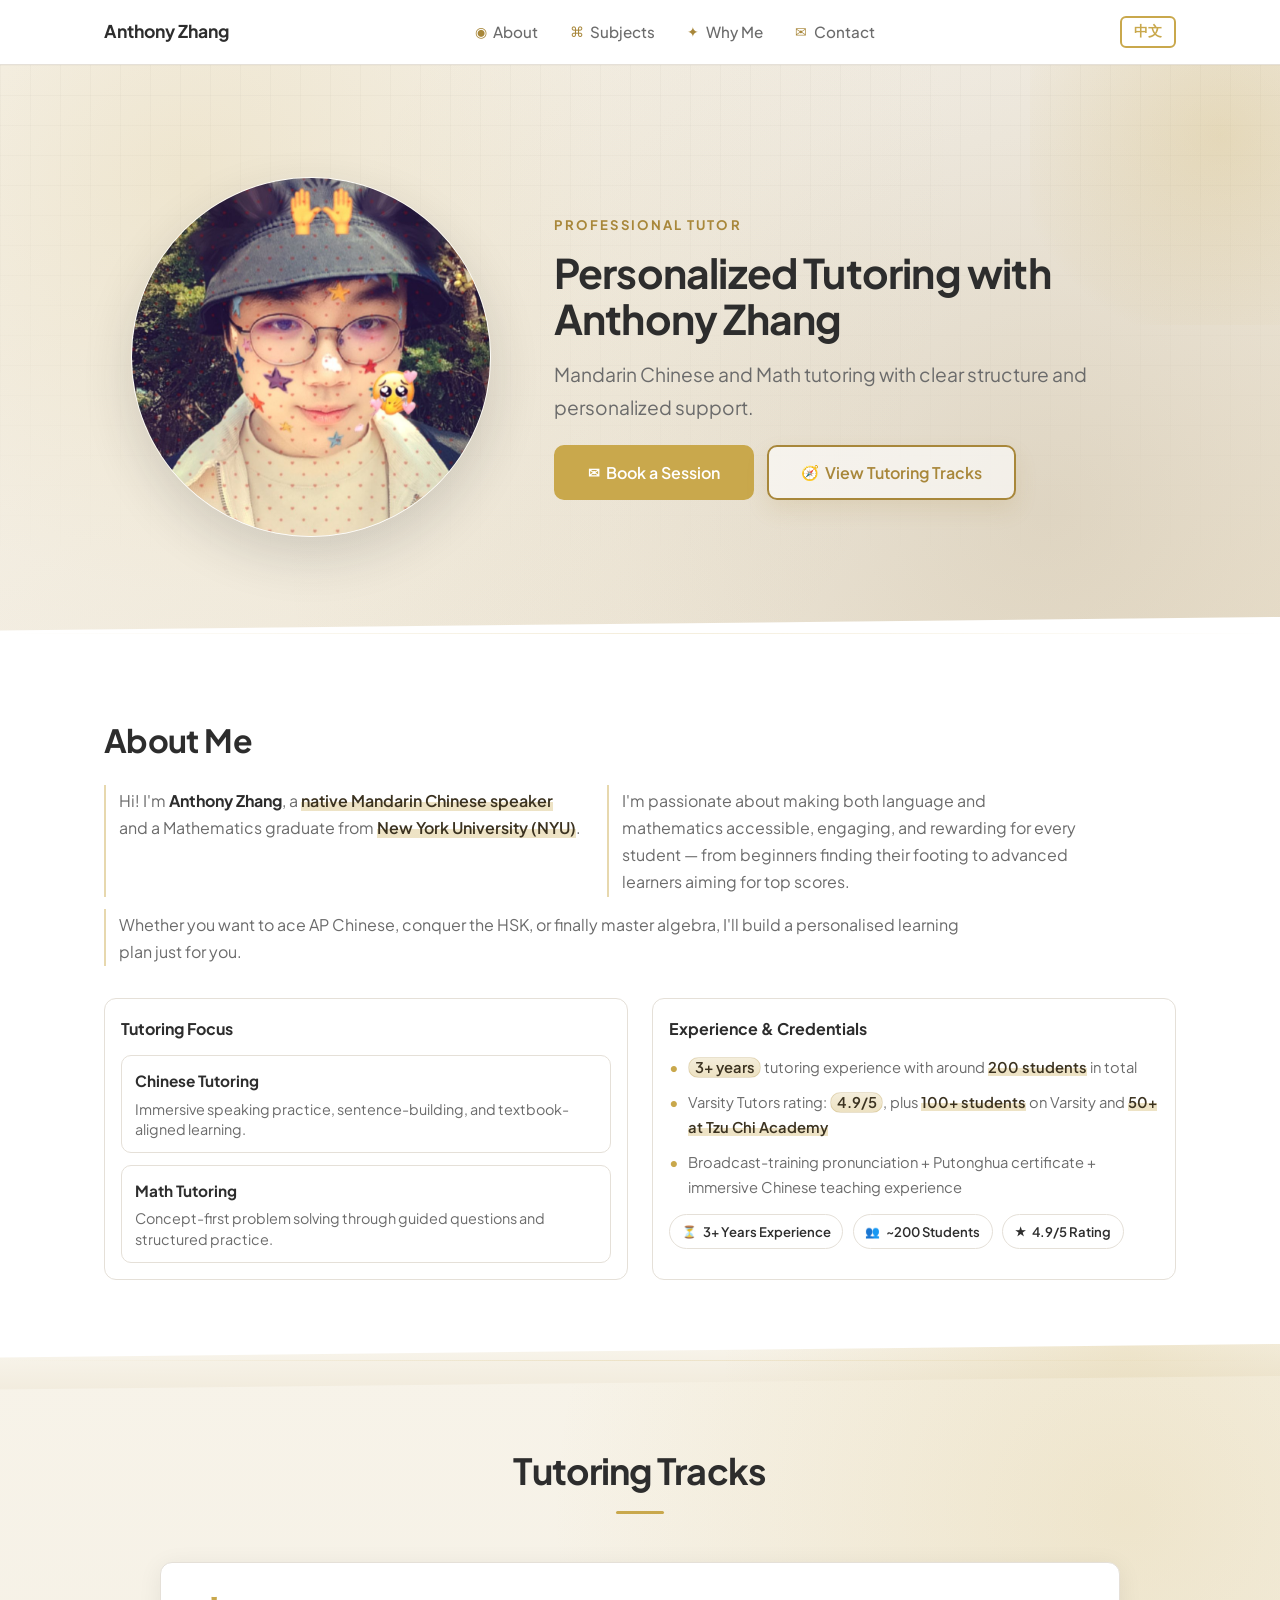
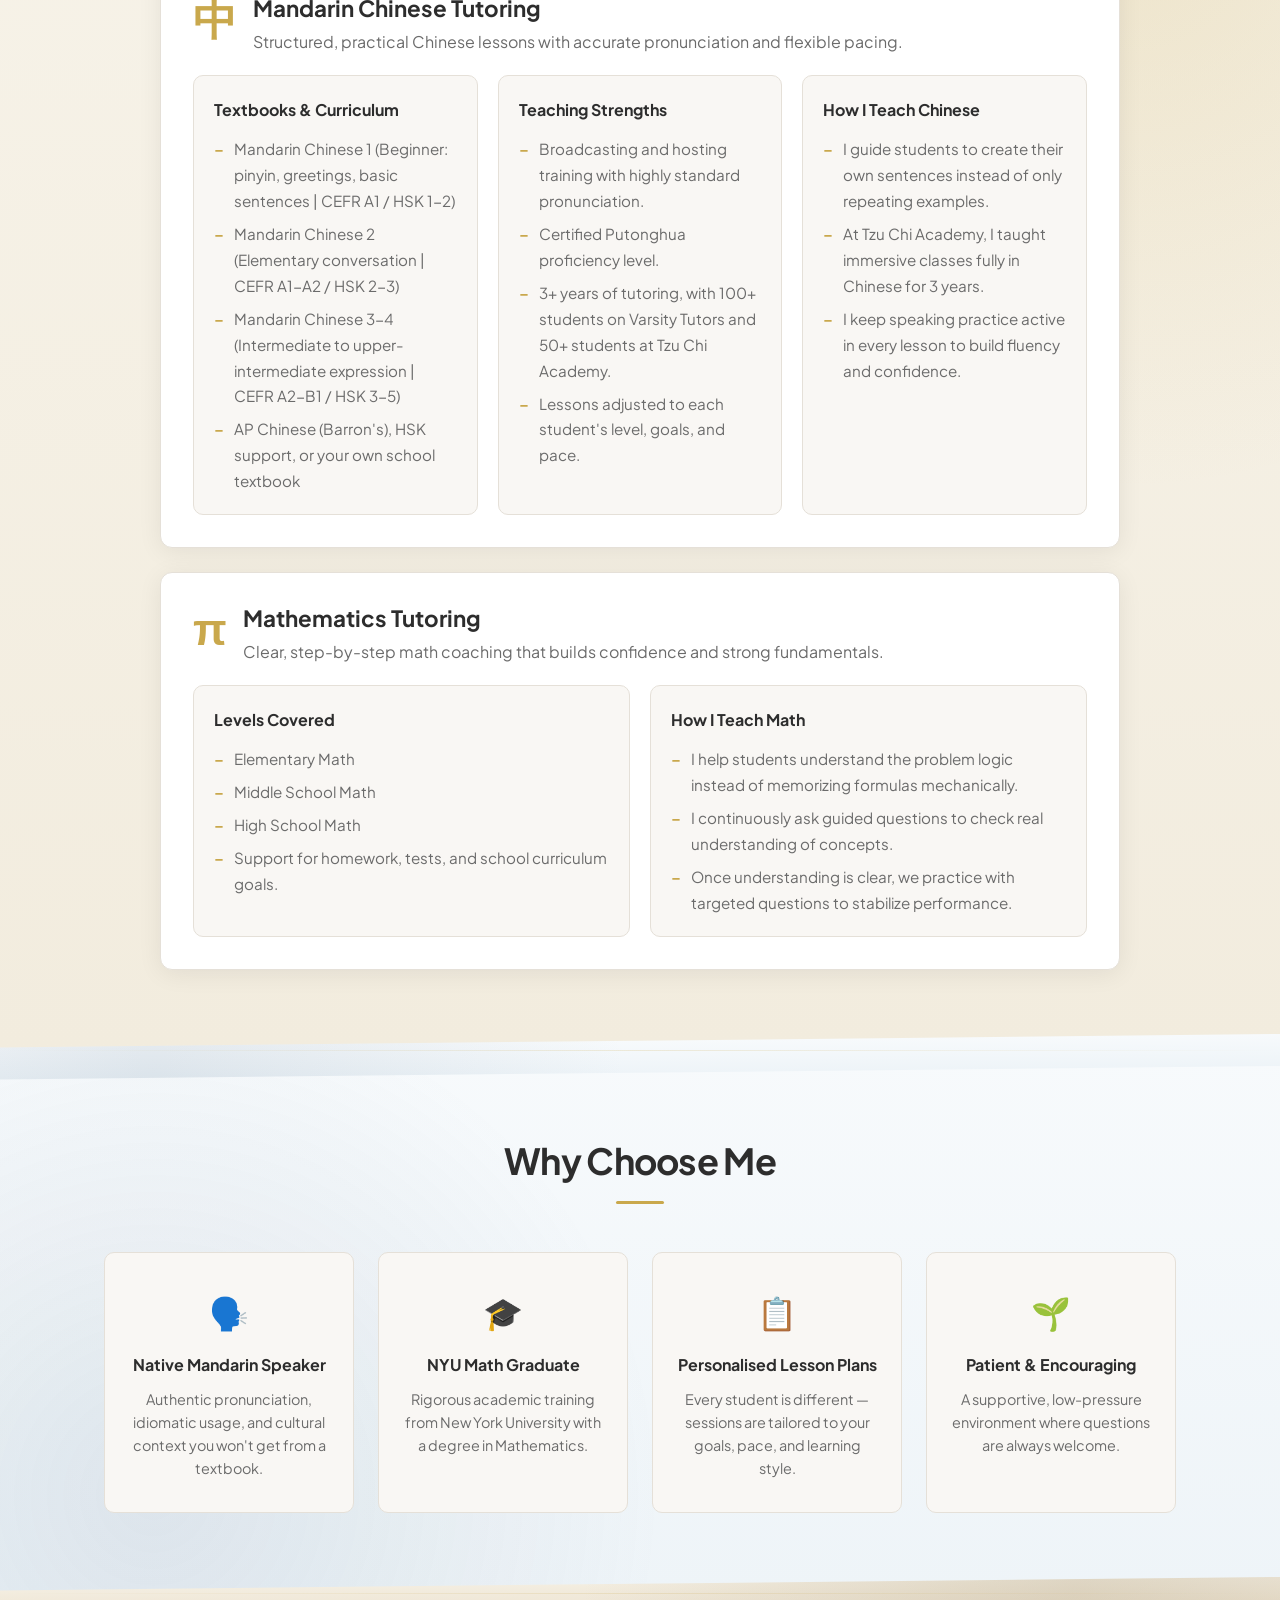
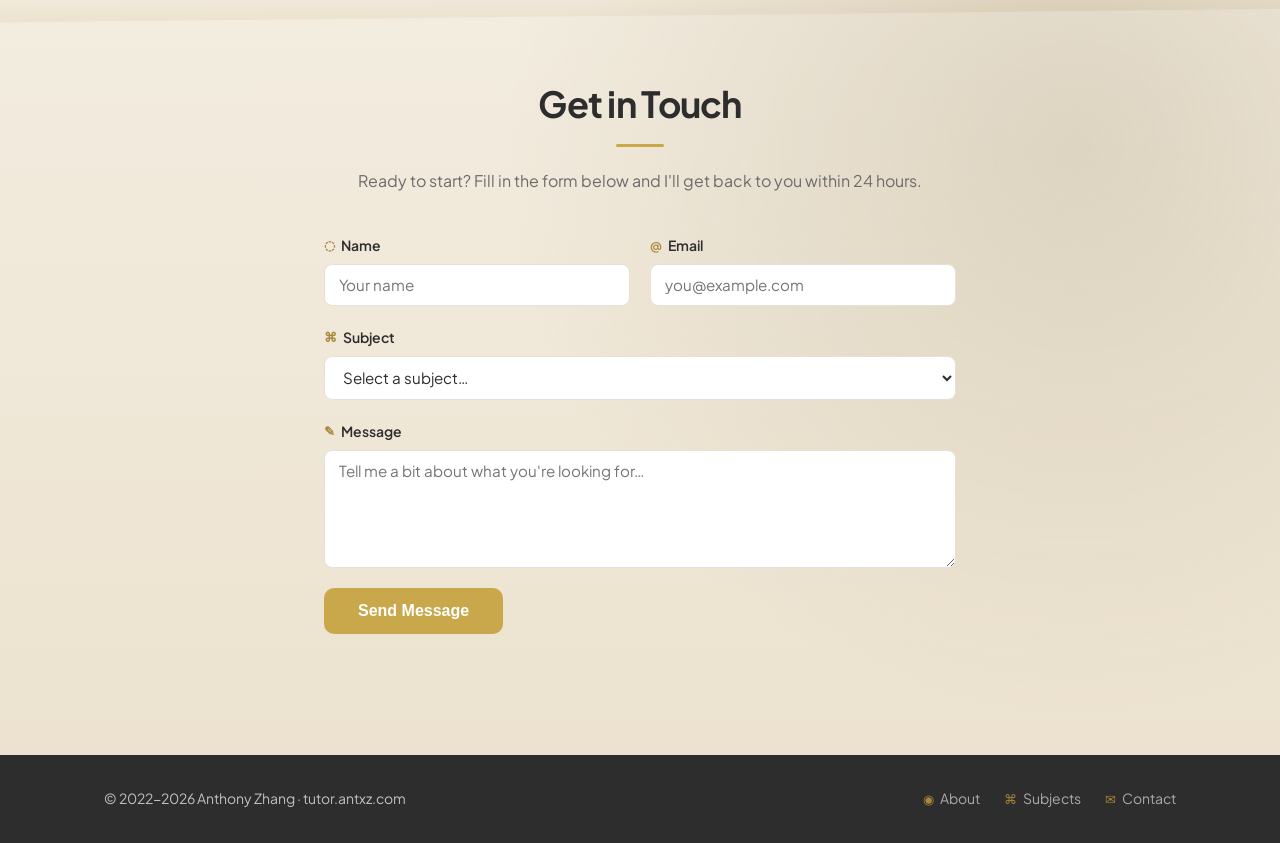
<file: index.html>
<!DOCTYPE html>
<html lang="en">
<head>
  <meta charset="UTF-8" />
  <meta name="viewport" content="width=device-width, initial-scale=1.0" />
  <title>Anthony Zhang Tutoring | Personalized Chinese & Math Lessons</title>
  <meta name="description" content="Personalized Mandarin Chinese and Mathematics tutoring with Anthony Zhang, NYU Math graduate and native Mandarin speaker. Structured one-on-one lessons for school coursework, AP Chinese, HSK prep, and long-term confidence building." />
  <link rel="icon" type="image/svg+xml" href="favicon.svg" />
  <link rel="shortcut icon" href="favicon.svg" />

  <!-- Self-hosted: Plus Jakarta Sans (no external requests) -->

  <link rel="stylesheet" href="styles.css" />
</head>
<body>

  <div data-include="partials/nav.html"></div>
  <div data-include="partials/hero.html"></div>
  <div data-include="partials/about.html"></div>
  <div data-include="partials/subjects.html"></div>
  <div data-include="partials/why.html"></div>
  <div data-include="partials/contact.html"></div>
  <div data-include="partials/footer.html"></div>

  <script type="module" src="script.js"></script>
</body>
</html>
</file>
<file: styles.css>
/* ============================================================
   styles.css  —  Anthony Zhang Tutoring Website
   Palette:
     --accent:      #C9A84C  (warm gold)
     --accent-dark: #A8873A  (hover state)
     --bg:          #FFFFFF
     --surface:     #F9F7F4  (warm off-white for alternate sections)
     --text:        #2D2D2D  (dark charcoal)
     --text-muted:  #6B6B6B
     --border:      #E5E0D8
   ============================================================ */

/* ---------- Self-hosted Fonts ---------- */
@font-face {
  font-family: 'Plus Jakarta Sans';
  font-style: normal;
  font-weight: 400 700;
  font-display: swap;
  src: url('fonts/plus-jakarta-sans-latin-ext.woff2') format('woff2');
  unicode-range: U+0100-02BA, U+02BD-02C5, U+02C7-02CC, U+02CE-02D7, U+02DD-02FF,
                 U+0304, U+0308, U+0329, U+1D00-1DBF, U+1E00-1E9F, U+1EF2-1EFF,
                 U+2020, U+20A0-20AB, U+20AD-20C0, U+2113, U+2C60-2C7F, U+A720-A7FF;
}
@font-face {
  font-family: 'Plus Jakarta Sans';
  font-style: normal;
  font-weight: 400 700;
  font-display: swap;
  src: url('fonts/plus-jakarta-sans-latin.woff2') format('woff2');
  unicode-range: U+0000-00FF, U+0131, U+0152-0153, U+02BB-02BC, U+02C6, U+02DA,
                 U+02DC, U+0304, U+0308, U+0329, U+2000-206F, U+20AC, U+2122,
                 U+2191, U+2193, U+2212, U+2215, U+FEFF, U+FFFD;
}

/* ---------- Reset / Base ---------- */
*, *::before, *::after {
  box-sizing: border-box;
  margin: 0;
  padding: 0;
}

:root {
  --accent:       #C9A84C;
  --accent-dark:  #A8873A;
  --bg:           #FFFFFF;
  --surface:      #F9F7F4;
  --text:         #2D2D2D;
  --text-muted:   #6B6B6B;
  --border:       #E5E0D8;
  --radius:       10px;
  --transition:   0.25s ease;
  --shadow:       0 4px 24px rgba(0,0,0,0.07);
}

html {
  scroll-behavior: smooth;
  font-size: 16px;
}

body {
  font-family: 'Plus Jakarta Sans', 'PingFang SC', 'Microsoft YaHei', 'Noto Sans SC', sans-serif;
  background: var(--bg);
  color: var(--text);
  line-height: 1.7;
  -webkit-font-smoothing: antialiased;
}

/* When Chinese is active, prefer system CJK fonts (no external request needed) */
body.lang-zh {
  font-family: 'PingFang SC', 'Microsoft YaHei', 'Noto Sans SC', 'Plus Jakarta Sans', sans-serif;
}

body.menu-open {
  overflow: hidden;
}

img { max-width: 100%; display: block; }

a {
  color: inherit;
  text-decoration: none;
}

ul { list-style: none; }

/* ---------- Keyword Emphasis ---------- */
.kword {
  position: relative;
  display: inline;
  color: #3b3220;
  font-weight: 600;
  background-image: linear-gradient(180deg, transparent 58%, rgba(201,168,76,0.32) 58%);
  background-repeat: no-repeat;
  background-size: 100% 100%;
  animation: kwordPulse 3.4s ease-in-out infinite;
}

.kword-glow {
  background-image: linear-gradient(180deg, transparent 52%, rgba(201,168,76,0.5) 52%);
  text-shadow: 0 0 18px rgba(201,168,76,0.25);
}

.kword-pill {
  padding: 0.02em 0.38em;
  border-radius: 999px;
  background-image: linear-gradient(180deg, rgba(201,168,76,0.2) 0%, rgba(201,168,76,0.34) 100%);
  border: 1px solid rgba(168,135,58,0.25);
}


@keyframes kwordPulse {
  0%, 100% { background-size: 100% 100%; }
  50% { background-size: 100% 94%; }
}

@media (prefers-reduced-motion: reduce) {
  .kword {
    animation: none;
  }

  .hero-avatar {
    animation: none;
  }
}

/* ---------- Motion ---------- */
.reveal {
  opacity: 0;
  transform: translateY(18px);
  transition: opacity 0.55s ease, transform 0.55s ease;
}

.reveal.in-view {
  opacity: 1;
  transform: translateY(0);
}

/* ---------- Utility ---------- */
.container {
  width: 100%;
  max-width: 1120px;
  margin-inline: auto;
  padding-inline: 1.5rem;
}

.section-title {
  font-size: clamp(1.5rem, 3vw, 2.25rem);
  font-weight: 700;
  text-align: center;
  margin-bottom: 3rem;
  color: var(--text);
  letter-spacing: -0.02em;
}

.section-title::after {
  content: '';
  display: block;
  width: 3rem;
  height: 3px;
  background: var(--accent);
  border-radius: 2px;
  margin: 0.6rem auto 0;
}

/* ---------- Buttons ---------- */
.btn {
  display: inline-block;
  padding: 0.75rem 2rem;
  border-radius: var(--radius);
  font-weight: 600;
  font-size: 1rem;
  cursor: pointer;
  border: 2px solid transparent;
  transition: background var(--transition), color var(--transition),
              border-color var(--transition), transform var(--transition);
}

.btn-primary {
  background: var(--accent);
  color: #fff;
  border-color: var(--accent);
}

.btn-primary:hover,
.btn-primary:focus-visible {
  background: var(--accent-dark);
  border-color: var(--accent-dark);
  transform: translateY(-2px);
  outline: none;
}

.btn-outline {
  background: transparent;
  color: var(--text);
  border-color: var(--border);
}

.btn-outline:hover,
.btn-outline:focus-visible {
  border-color: var(--accent);
  color: var(--accent-dark);
  transform: translateY(-2px);
  outline: none;
}

/* ---------- Icon Accents ---------- */
.hero-actions .btn,
.footer-nav a,
.contact .form-group label,
.about-badge,
.navbar-links a,
.nav-dropdown-toggle {
  display: inline-flex;
  align-items: center;
  gap: 0.38rem;
}

.hero-actions .btn {
  justify-content: center;
}

.hero-actions .btn::before,
.footer-nav a::before,
.contact .form-group label::before,
.about-badge::before,
.navbar-links a::before,
.nav-dropdown-toggle::before {
  font-size: 0.9em;
  line-height: 1;
}

.navbar-links a[href="#about"]::before,
.footer-nav a[href="#about"]::before {
  content: '◉';
  color: var(--accent-dark);
}

.navbar-links a[href="#why"]::before {
  content: '✦';
  color: var(--accent-dark);
}

.navbar-links a[href="#contact"]::before,
.footer-nav a[href="#contact"]::before {
  content: '✉';
  color: var(--accent-dark);
}

.footer-nav a[href="#subjects"]::before {
  content: '⌘';
  color: var(--accent-dark);
}

.nav-dropdown-menu a[href="#subjects-chinese-title"]::before {
  content: '中';
  color: var(--accent-dark);
}

.nav-dropdown-menu a[href="#subjects-math-title"]::before {
  content: 'π';
  color: var(--accent-dark);
}

.nav-dropdown-toggle::before {
  content: '⌘';
  color: var(--accent-dark);
}

.hero-actions .btn-primary::before {
  content: '✉';
}

.hero-actions .hero-tracks-btn::before {
  content: '🧭';
}

.contact label[for="name"]::before {
  content: '◌';
  color: var(--accent-dark);
}

.contact label[for="email"]::before {
  content: '@';
  color: var(--accent-dark);
}

.contact label[for="subject"]::before {
  content: '⌘';
  color: var(--accent-dark);
}

.contact label[for="message"]::before {
  content: '✎';
  color: var(--accent-dark);
}

.about-badge:nth-child(1)::before {
  content: '⏳';
}

.about-badge:nth-child(2)::before {
  content: '👥';
}

.about-badge:nth-child(3)::before {
  content: '★';
}

/* ---------- NAVBAR ---------- */
.navbar {
  position: sticky;
  top: 0;
  z-index: 100;
  background: rgba(255, 255, 255, 0.95);
  backdrop-filter: blur(8px);
  border-bottom: 1px solid var(--border);
}

.navbar-inner {
  display: flex;
  align-items: center;
  justify-content: space-between;
  height: 64px;
  gap: 1rem;
}

.navbar-logo {
  font-size: 1.1rem;
  font-weight: 700;
  color: var(--text);
  white-space: nowrap;
  transition: color var(--transition);
}

.navbar-logo:hover {
  color: var(--accent);
}

.navbar-links {
  display: flex;
  align-items: center;
  gap: 2rem;
}

.navbar-links > a,
.nav-dropdown-toggle {
  min-height: 1.5rem;
  line-height: 1;
}

.navbar-links a {
  font-size: 0.95rem;
  font-weight: 500;
  color: var(--text-muted);
  transition: color var(--transition);
  white-space: nowrap;
}

.navbar-links a:hover,
.navbar-links a.active {
  color: var(--accent);
}

.nav-dropdown {
  position: relative;
  display: flex;
  align-items: center;
}

.nav-dropdown-toggle {
  appearance: none;
  -webkit-appearance: none;
  background: transparent;
  border: none;
  color: var(--text-muted);
  font-family: inherit;
  font-size: 0.95rem;
  font-weight: 500;
  cursor: pointer;
  transition: color var(--transition);
  padding: 0;
  margin: 0;
  line-height: 1;
}

.navbar-links a::before,
.nav-dropdown-toggle::before {
  display: inline-flex;
  align-items: center;
  justify-content: center;
  width: 0.95em;
  height: 0.95em;
  line-height: 1;
  flex: 0 0 auto;
}

.nav-dropdown-toggle:hover,
.nav-dropdown.open .nav-dropdown-toggle {
  color: var(--accent);
}

.nav-dropdown-menu {
  position: absolute;
  top: calc(100% + 12px);
  left: 0;
  min-width: 220px;
  background: #fff;
  border: 1px solid var(--border);
  border-radius: 10px;
  box-shadow: 0 16px 30px rgba(0,0,0,0.08);
  padding: 0.45rem;
  display: none;
  z-index: 120;
}

.nav-dropdown.open .nav-dropdown-menu,
.nav-dropdown:focus-within .nav-dropdown-menu {
  display: flex;
  flex-direction: column;
  gap: 0.2rem;
}

.nav-dropdown-menu a {
  padding: 0.5rem 0.65rem;
  border-radius: 8px;
  color: var(--text-muted);
}

.nav-dropdown-menu a:hover {
  background: var(--surface);
  color: var(--text);
}

.navbar-actions {
  display: flex;
  align-items: center;
  gap: 0.75rem;
}

.lang-toggle {
  background: transparent;
  border: 2px solid var(--accent);
  color: var(--accent);
  border-radius: 6px;
  padding: 0.3rem 0.75rem;
  font-size: 0.85rem;
  font-weight: 600;
  cursor: pointer;
  transition: background var(--transition), color var(--transition);
  white-space: nowrap;
}

.lang-toggle:hover {
  background: var(--accent);
  color: #fff;
}

.hamburger {
  display: none;
  flex-direction: column;
  justify-content: center;
  gap: 5px;
  background: transparent;
  border: none;
  cursor: pointer;
  padding: 4px;
}

.hamburger span {
  display: block;
  width: 24px;
  height: 2px;
  background: var(--text);
  border-radius: 2px;
  transition: transform var(--transition), opacity var(--transition);
}

.hamburger.open span:nth-child(1) { transform: translateY(7px) rotate(45deg); }
.hamburger.open span:nth-child(2) { opacity: 0; }
.hamburger.open span:nth-child(3) { transform: translateY(-7px) rotate(-45deg); }

/* ---------- HERO ---------- */
.hero {
  background:
    radial-gradient(circle at 15% 20%, rgba(201,168,76,0.20) 0%, rgba(201,168,76,0.06) 35%, transparent 65%),
    radial-gradient(circle at 82% 78%, rgba(140,120,82,0.18) 0%, rgba(140,120,82,0.05) 38%, transparent 68%),
    linear-gradient(145deg, #f9f7f4 0%, #f3eee4 52%, #efe6d4 100%);
  padding: 7rem 0 6rem;
  position: relative;
  overflow: hidden;
}

.hero::before {
  content: '';
  position: absolute;
  inset: 0;
  background-image:
    linear-gradient(rgba(45,45,45,0.045) 1px, transparent 1px),
    linear-gradient(90deg, rgba(45,45,45,0.045) 1px, transparent 1px);
  background-size: 30px 30px;
  mask-image: linear-gradient(to bottom, rgba(0,0,0,0.55), transparent 92%);
  pointer-events: none;
}

.hero::after {
  content: '';
  position: absolute;
  width: 380px;
  height: 380px;
  right: -130px;
  top: -120px;
  background: radial-gradient(circle, rgba(201,168,76,0.22) 0%, rgba(201,168,76,0.03) 72%, transparent 78%);
  pointer-events: none;
}

.hero-shell {
  position: relative;
  z-index: 1;
  display: grid;
  grid-template-columns: 0.4fr 0.6fr;
  gap: 2.2rem;
  align-items: center;
}

.hero-media {
  display: flex;
  justify-content: center;
}

.hero-panel {
  text-align: left;
}

.hero-avatar {
  width: min(100%, 360px);
  aspect-ratio: 1 / 1;
  object-fit: cover;
  border-radius: 50%;
  border: 1px solid rgba(255,255,255,0.85);
  box-shadow: 0 20px 50px rgba(45,45,45,0.16);
  animation: floatAvatar 6s ease-in-out infinite;
}

@keyframes floatAvatar {
  0%, 100% { transform: translateY(0); }
  50% { transform: translateY(-6px); }
}

.hero-eyebrow {
  font-size: 0.82rem;
  font-weight: 700;
  letter-spacing: 0.16em;
  text-transform: uppercase;
  color: var(--accent-dark);
  margin-bottom: 0.85rem;
}

.hero-title {
  font-size: clamp(1.65rem, 3.2vw, 2.55rem);
  font-weight: 700;
  line-height: 1.14;
  letter-spacing: -0.02em;
  color: var(--text);
  margin-bottom: 0.95rem;
}

.hero-tagline {
  font-size: clamp(1rem, 1.65vw, 1.2rem);
  color: var(--text-muted);
  max-width: 58ch;
  margin-bottom: 1.35rem;
}

.hero-actions {
  display: flex;
  gap: 0.8rem;
  flex-wrap: wrap;
}

.hero-actions .btn {
  min-width: 184px;
  text-align: center;
}

/* ---------- Section Transitions ---------- */
.about,
.subjects,
.why,
.contact {
  position: relative;
  isolation: isolate;
}

.about::before,
.subjects::before,
.why::before,
.contact::before {
  content: '';
  position: absolute;
  left: 0;
  right: 0;
  top: -16px;
  height: 32px;
  background: inherit;
  transform: skewY(-0.6deg);
  transform-origin: 100% 0;
  z-index: -1;
  pointer-events: none;
}

.about::after,
.subjects::after,
.why::after,
.contact::after {
  content: '';
  position: absolute;
  top: 0;
  left: 0;
  right: 0;
  height: 1px;
  background: linear-gradient(90deg, transparent 0%, rgba(201,168,76,0.2) 50%, transparent 100%);
  pointer-events: none;
}

.hero-tracks-btn {
  border-color: var(--accent-dark);
  color: var(--accent-dark);
  background: rgba(255,255,255,0.62);
  box-shadow: 0 10px 22px rgba(168,135,58,0.14);
}

.hero-tracks-btn:hover,
.hero-tracks-btn:focus-visible {
  background: var(--accent);
  color: #fff;
  border-color: var(--accent);
}

/* ---------- ABOUT ---------- */
.about {
  padding: 5rem 0;
  background: #ffffff;
}

.about-wrap {
  display: grid;
  grid-template-columns: 1fr;
  gap: 1.6rem;
}

.about-intro h2 {
  font-size: clamp(1.5rem, 3vw, 2rem);
  font-weight: 700;
  margin-bottom: 1.1rem;
  letter-spacing: -0.02em;
}

.about-story-grid {
  display: grid;
  grid-template-columns: repeat(2, minmax(0, 1fr));
  gap: 0.75rem 1.6rem;
  max-width: 980px;
}

.about-story-grid p {
  color: var(--text-muted);
  margin-bottom: 0;
  padding: 0.1rem 0 0.1rem 0.8rem;
  border-left: 2px solid rgba(201,168,76,0.45);
}

.about-story-grid p:nth-child(3) {
  grid-column: 1 / -1;
  max-width: 72ch;
}

.about-story-grid p strong {
  color: var(--text);
}

.about-details {
  display: grid;
  grid-template-columns: repeat(2, 1fr);
  gap: 1.5rem;
  padding-top: 0.4rem;
}

.about-card {
  background: rgba(255,255,255,0.78);
  border: 1px solid var(--border);
  border-radius: 12px;
  padding: 1rem;
}

.about-card h3 {
  font-size: 1rem;
  margin-bottom: 0.8rem;
}

.about-focus-grid {
  display: grid;
  grid-template-columns: 1fr;
  gap: 0.75rem;
}

.about-focus-item {
  background: #fff;
  border: 1px solid var(--border);
  border-radius: 10px;
  padding: 0.75rem 0.8rem;
}

.about-focus-item h4 {
  font-size: 0.96rem;
  margin-bottom: 0.25rem;
}

.about-focus-item p {
  font-size: 0.9rem;
  color: var(--text-muted);
  line-height: 1.45;
}

.about-highlights {
  display: flex;
  flex-direction: column;
  gap: 0.5rem;
  margin-bottom: 0.85rem;
}

.about-highlights li {
  padding-left: 1.2rem;
  position: relative;
  color: var(--text-muted);
  font-size: 0.92rem;
  overflow-wrap: anywhere;
}

.about-highlights li + li {
  margin-top: 0.12rem;
}

.about-highlights li::before {
  content: '•';
  position: absolute;
  left: 0;
  color: var(--accent);
  font-weight: 700;
}

.about-badges {
  display: flex;
  flex-wrap: wrap;
  gap: 0.6rem;
}

.about-badge {
  display: inline-flex;
  align-items: center;
  padding: 0.35rem 0.72rem;
  border-radius: 999px;
  background: rgba(255,255,255,0.9);
  border: 1px solid var(--border);
  color: var(--text);
  font-size: 0.82rem;
  font-weight: 600;
}

/* ---------- SUBJECTS ---------- */
.subjects {
  padding: 5rem 0;
  background:
    radial-gradient(circle at 88% 12%, rgba(201,168,76,0.18) 0%, transparent 36%),
    linear-gradient(180deg, #f7f3e9 0%, #f2ecde 100%);
}

.tracks-wrap {
  max-width: 960px;
  margin-inline: auto;
  display: flex;
  flex-direction: column;
  gap: 1.5rem;
}

.track-card {
  background: var(--bg);
  border: 1px solid var(--border);
  border-radius: 12px;
  padding: 2rem;
  box-shadow: var(--shadow);
}

.track-header {
  display: grid;
  grid-template-columns: auto 1fr;
  gap: 1rem;
  align-items: start;
  margin-bottom: 1.2rem;
}

.track-header h3 {
  font-size: 1.4rem;
  line-height: 1.2;
  margin-bottom: 0.4rem;
}

#subjects-chinese-title,
#subjects-math-title {
  scroll-margin-top: 86px;
}

.track-header p {
  color: var(--text-muted);
}

.track-grid {
  display: grid;
  grid-template-columns: repeat(2, 1fr);
  gap: 1.25rem;
  min-width: 0;
}

.track-grid.single-column {
  grid-template-columns: 1fr;
}

.track-grid.three-column {
  grid-template-columns: repeat(3, 1fr);
}

.track-column {
  background: var(--surface);
  border: 1px solid var(--border);
  border-radius: 10px;
  padding: 1.25rem;
  min-width: 0;
}

.track-column h4 {
  font-size: 1rem;
  margin-bottom: 0.85rem;
  overflow-wrap: anywhere;
}

.track-column ul {
  display: flex;
  flex-direction: column;
  gap: 0.45rem;
}

.track-column ul li {
  padding-left: 1.25rem;
  position: relative;
  color: var(--text-muted);
  font-size: 0.95rem;
  overflow-wrap: anywhere;
  word-break: break-word;
}

.track-column ul li::before {
  content: '–';
  position: absolute;
  left: 0;
  color: var(--accent);
  font-weight: 700;
}

.subject-icon {
  font-size: 2.75rem;
  font-weight: 700;
  color: var(--accent);
  margin-bottom: 1rem;
  line-height: 1;
}

.subject-card h3 {
  font-size: 1.2rem;
  font-weight: 700;
  margin-bottom: 1.25rem;
  color: var(--text);
}

.subject-card ul {
  display: flex;
  flex-direction: column;
  gap: 0.5rem;
  text-align: left;
}

.subject-card ul li {
  padding-left: 1.25rem;
  position: relative;
  color: var(--text-muted);
  font-size: 0.95rem;
}

.subject-card ul li::before {
  content: '–';
  position: absolute;
  left: 0;
  color: var(--accent);
  font-weight: 700;
}

/* ---------- WHY CHOOSE ME ---------- */
.why {
  padding: 5rem 0;
  background:
    radial-gradient(circle at 12% 82%, rgba(82,111,140,0.12) 0%, transparent 42%),
    linear-gradient(180deg, #f7fafc 0%, #eef4f8 100%);
}

.why-grid {
  display: grid;
  grid-template-columns: repeat(4, 1fr);
  gap: 1.5rem;
}

.why-card {
  background: var(--surface);
  border: 1px solid var(--border);
  border-radius: var(--radius);
  padding: 2rem 1.5rem;
  text-align: center;
  transition: transform var(--transition), box-shadow var(--transition);
}

.why-card:hover {
  transform: translateY(-4px);
  box-shadow: var(--shadow);
}

.why-icon {
  font-size: 2rem;
  margin-bottom: 0.75rem;
}

.why-card h3 {
  font-size: 1rem;
  font-weight: 700;
  margin-bottom: 0.6rem;
  color: var(--text);
}

.why-card p {
  font-size: 0.9rem;
  color: var(--text-muted);
  line-height: 1.6;
}

/* ---------- CONTACT ---------- */
.contact {
  padding: 5rem 0;
  background:
    radial-gradient(circle at 84% 20%, rgba(140,120,82,0.2) 0%, transparent 46%),
    linear-gradient(180deg, #f3ede0 0%, #ece2cf 100%);
}

.contact-wrap {
  max-width: 680px;
}

.contact-sub {
  text-align: center;
  color: var(--text-muted);
  margin-top: -1.75rem;
  margin-bottom: 2.5rem;
}

.contact-form {
  display: flex;
  flex-direction: column;
  gap: 1.25rem;
}

.form-honeypot {
  position: absolute;
  left: -9999px;
  width: 1px;
  height: 1px;
  overflow: hidden;
}

.form-row {
  display: grid;
  grid-template-columns: 1fr 1fr;
  gap: 1.25rem;
}

.form-group {
  display: flex;
  flex-direction: column;
  gap: 0.4rem;
}

.form-group label {
  font-size: 0.875rem;
  font-weight: 600;
  color: var(--text);
}

.form-group input,
.form-group select,
.form-group textarea {
  font-family: inherit;
  font-size: 0.95rem;
  padding: 0.65rem 0.9rem;
  border: 1.5px solid var(--border);
  border-radius: 8px;
  background: var(--bg);
  color: var(--text);
  transition: border-color var(--transition), box-shadow var(--transition);
  outline: none;
}

.form-group input:focus,
.form-group select:focus,
.form-group textarea:focus {
  border-color: var(--accent);
  box-shadow: 0 0 0 3px rgba(201,168,76,0.15);
}

.form-group textarea { resize: vertical; }

.contact-form .btn { align-self: flex-start; }

.contact-form .btn:disabled {
  opacity: 0.72;
  cursor: not-allowed;
  transform: none;
}

.contact-status {
  min-height: 1.35rem;
  font-size: 0.9rem;
  line-height: 1.4;
}

.contact-status.is-success {
  color: #176a37;
}

.contact-status.is-error {
  color: #9f2525;
}

.contact-status.is-info {
  color: var(--text-muted);
}

/* ---------- FOOTER ---------- */
.footer {
  background: var(--text);
  color: rgba(255,255,255,0.7);
  padding: 2rem 0;
}

.footer-inner {
  display: flex;
  align-items: center;
  justify-content: space-between;
  gap: 1rem;
  flex-wrap: wrap;
}

.footer p { font-size: 0.875rem; }

.footer-nav {
  display: flex;
  gap: 1.5rem;
}

.footer-nav a {
  font-size: 0.875rem;
  color: rgba(255,255,255,0.6);
  transition: color var(--transition);
}

.footer-nav a:hover { color: var(--accent); }

/* ============================================================
   RESPONSIVE — Tablet (≤ 900px)
   ============================================================ */
@media (max-width: 900px) {
  .why-grid {
    grid-template-columns: repeat(2, 1fr);
  }

  .hero-shell {
    grid-template-columns: 1fr;
    gap: 1.3rem;
  }

  .hero-media {
    justify-content: center;
  }

  .hero-panel {
    text-align: center;
  }

  .hero-avatar {
    width: min(100%, 300px);
  }

  .hero-actions {
    justify-content: center;
  }

  .about-story-grid {
    grid-template-columns: 1fr;
  }

  .about-story-grid p:nth-child(3) {
    grid-column: auto;
    max-width: none;
  }

  .track-grid {
    grid-template-columns: 1fr;
  }

  .about-details {
    grid-template-columns: 1fr;
  }

  .about::before,
  .subjects::before,
  .why::before,
  .contact::before {
    top: -12px;
    height: 24px;
    transform: skewY(-0.45deg);
  }
}

/* ============================================================
   RESPONSIVE — Mobile (≤ 640px)
   ============================================================ */
@media (max-width: 640px) {
  /* Navbar: full-screen centered overlay */
  .navbar-links {
    display: flex;
    position: absolute;
    top: 64px;
    left: 0;
    right: 0;
    min-height: calc(100dvh - 64px);
    background: var(--bg);
    flex-direction: column;
    align-items: center;
    justify-content: center;
    gap: 2rem;
    z-index: 99;
    opacity: 0;
    transform: translateY(-12px);
    transition: opacity 0.25s ease, transform 0.25s ease;
    pointer-events: none;
    visibility: hidden;
    overflow-y: auto;
  }

  .navbar-links.open {
    opacity: 1;
    transform: translateY(0);
    pointer-events: auto;
    visibility: visible;
  }

  .navbar-links a {
    font-size: 1.25rem;
    font-weight: 600;
    color: var(--text);
    text-align: center;
  }

  .navbar-links > a,
  .navbar-links > .nav-dropdown {
    opacity: 0;
    transform: translateY(10px);
    transition: opacity 0.24s ease, transform 0.24s ease;
  }

  .navbar-links.open > a,
  .navbar-links.open > .nav-dropdown {
    opacity: 1;
    transform: translateY(0);
  }

  .navbar-links.open > *:nth-child(1) { transition-delay: 0.03s; }
  .navbar-links.open > *:nth-child(2) { transition-delay: 0.07s; }
  .navbar-links.open > *:nth-child(3) { transition-delay: 0.11s; }
  .navbar-links.open > *:nth-child(4) { transition-delay: 0.15s; }

  .nav-dropdown {
    flex-direction: column;
    align-items: center;
  }

  .nav-dropdown-toggle {
    font-size: 1.25rem;
    font-weight: 600;
    color: var(--text);
    text-align: center;
    width: auto;
  }

  .nav-dropdown-menu {
    position: static;
    min-width: 0;
    box-shadow: none;
    border: 0;
    border-radius: 0;
    background: transparent;
    padding: 0.5rem 0 0.2rem;
    display: flex;
    flex-direction: column;
    align-items: center;
    gap: 0.75rem;
    max-height: 0;
    opacity: 0;
    overflow: hidden;
    pointer-events: none;
    transform: translateY(-6px);
    transition: max-height 0.28s ease, opacity 0.22s ease, transform 0.22s ease;
  }

  .nav-dropdown.open .nav-dropdown-menu {
    max-height: 180px;
    opacity: 1;
    transform: translateY(0);
    pointer-events: auto;
  }

  .nav-dropdown-menu a {
    padding: 0.2rem 0;
    border-radius: 0;
    font-size: 1rem;
    text-align: center;
    color: var(--text-muted);
  }

  .nav-dropdown-menu a:hover {
    background: transparent;
    color: var(--accent);
  }

  .hamburger { display: flex; z-index: 100; }

  /* Hero */
  .hero { padding: 5rem 0 4rem; }

  .hero-title {
    font-size: 1.5rem;
    line-height: 1.2;
  }

  .hero-tagline {
    overflow-wrap: anywhere;
    word-break: break-word;
  }

  .hero-actions {
    width: 100%;
    flex-direction: column;
  }

  .hero-actions .btn {
    width: 100%;
    min-width: 0;
  }

  .about-story-grid p {
    padding: 0.75rem;
    border: 1px solid var(--border);
    border-left: 2px solid rgba(201,168,76,0.45);
    border-radius: 8px;
    background: rgba(255,255,255,0.8);
  }

  .tracks-wrap,
  .track-card,
  .track-grid,
  .track-column {
    min-width: 0;
  }

  .track-grid.three-column {
    display: flex;
    flex-direction: column;
    gap: 0.85rem;
  }

  .track-column {
    padding: 0.95rem;
  }

  .track-column ul li {
    font-size: 0.9rem;
  }

  .track-card {
    padding: 1.25rem;
  }

  .track-header {
    grid-template-columns: 1fr;
    text-align: left;
  }

  /* Why: single column */
  .why-grid {
    grid-template-columns: 1fr;
  }

  /* Contact form row: single column */
  .form-row {
    grid-template-columns: 1fr;
  }

  /* Footer */
  .footer-inner {
    flex-direction: column;
    text-align: center;
  }

  .footer-nav { justify-content: center; }

  .hero-actions .btn::before,
  .footer-nav a::before,
  .contact .form-group label::before,
  .about-badge::before,
  .navbar-links a::before,
  .nav-dropdown-toggle::before {
    width: 1.05rem;
    text-align: center;
  }
}
</file>
